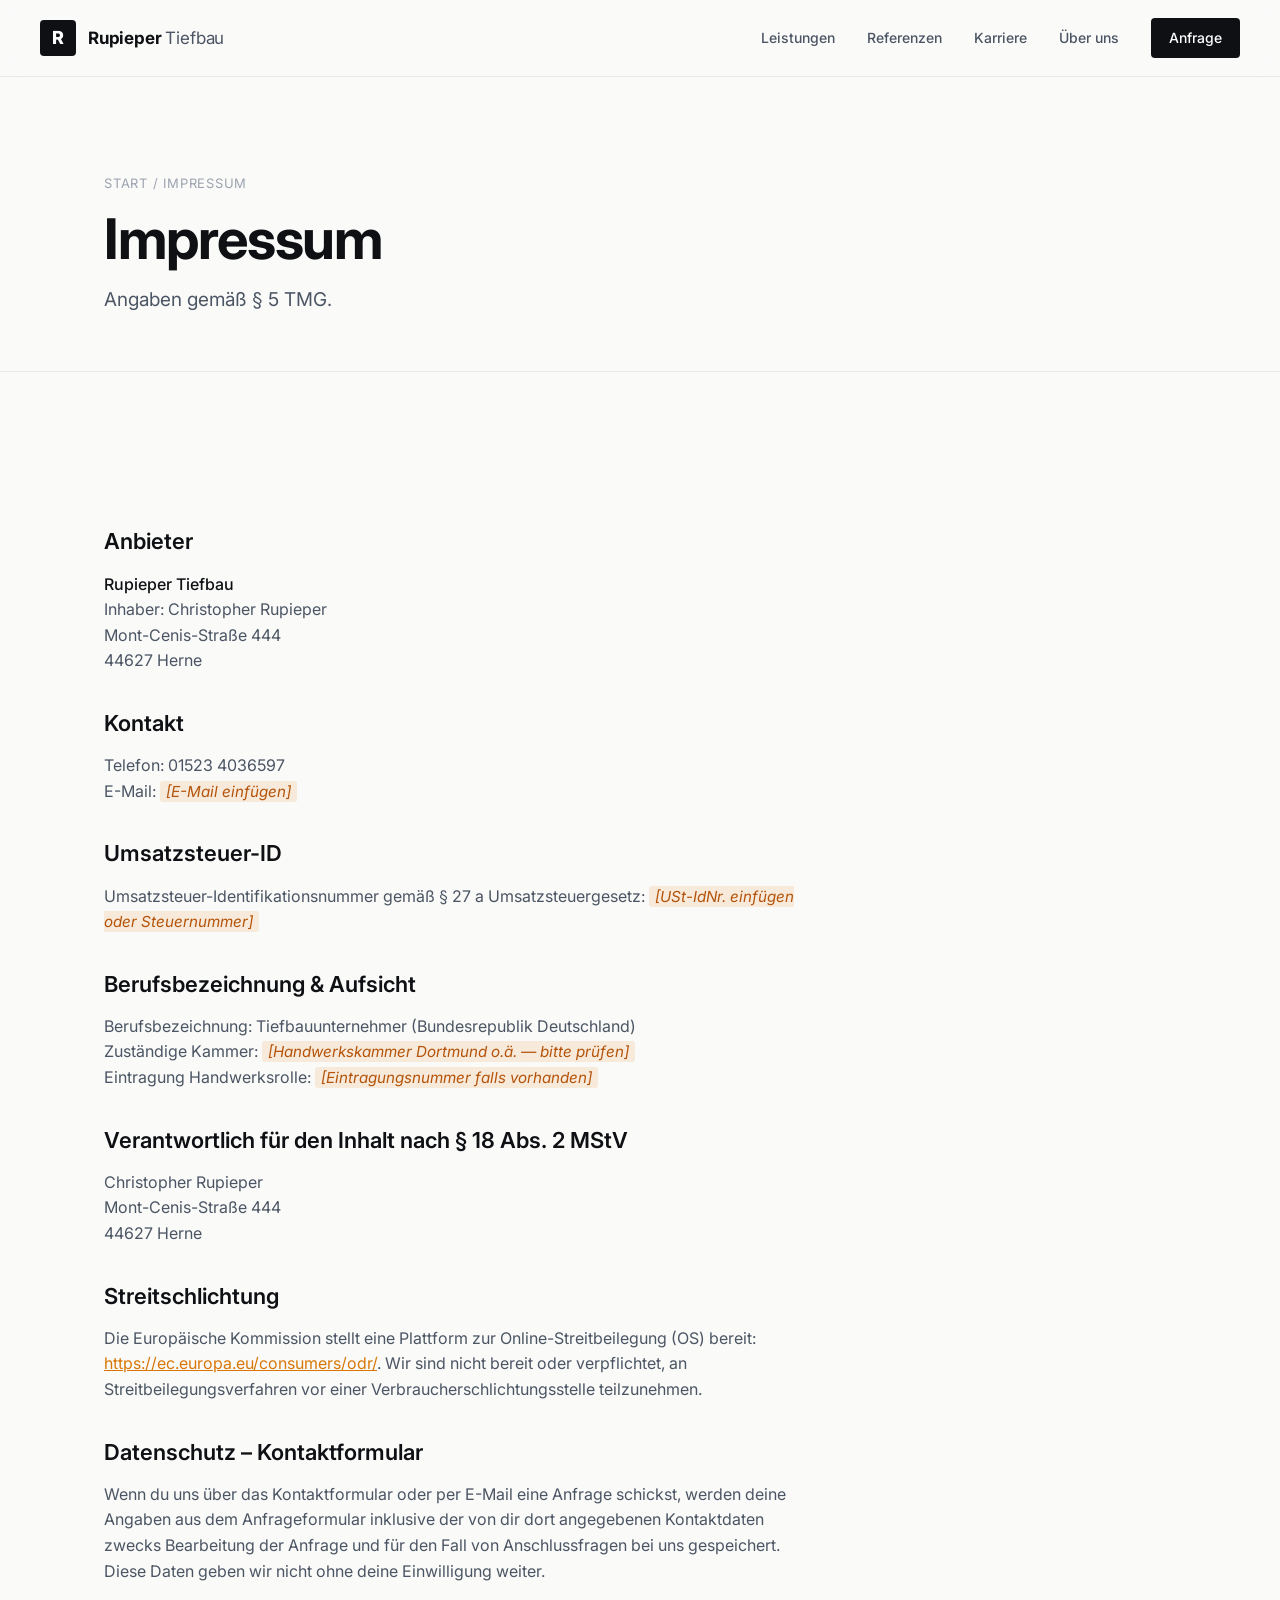
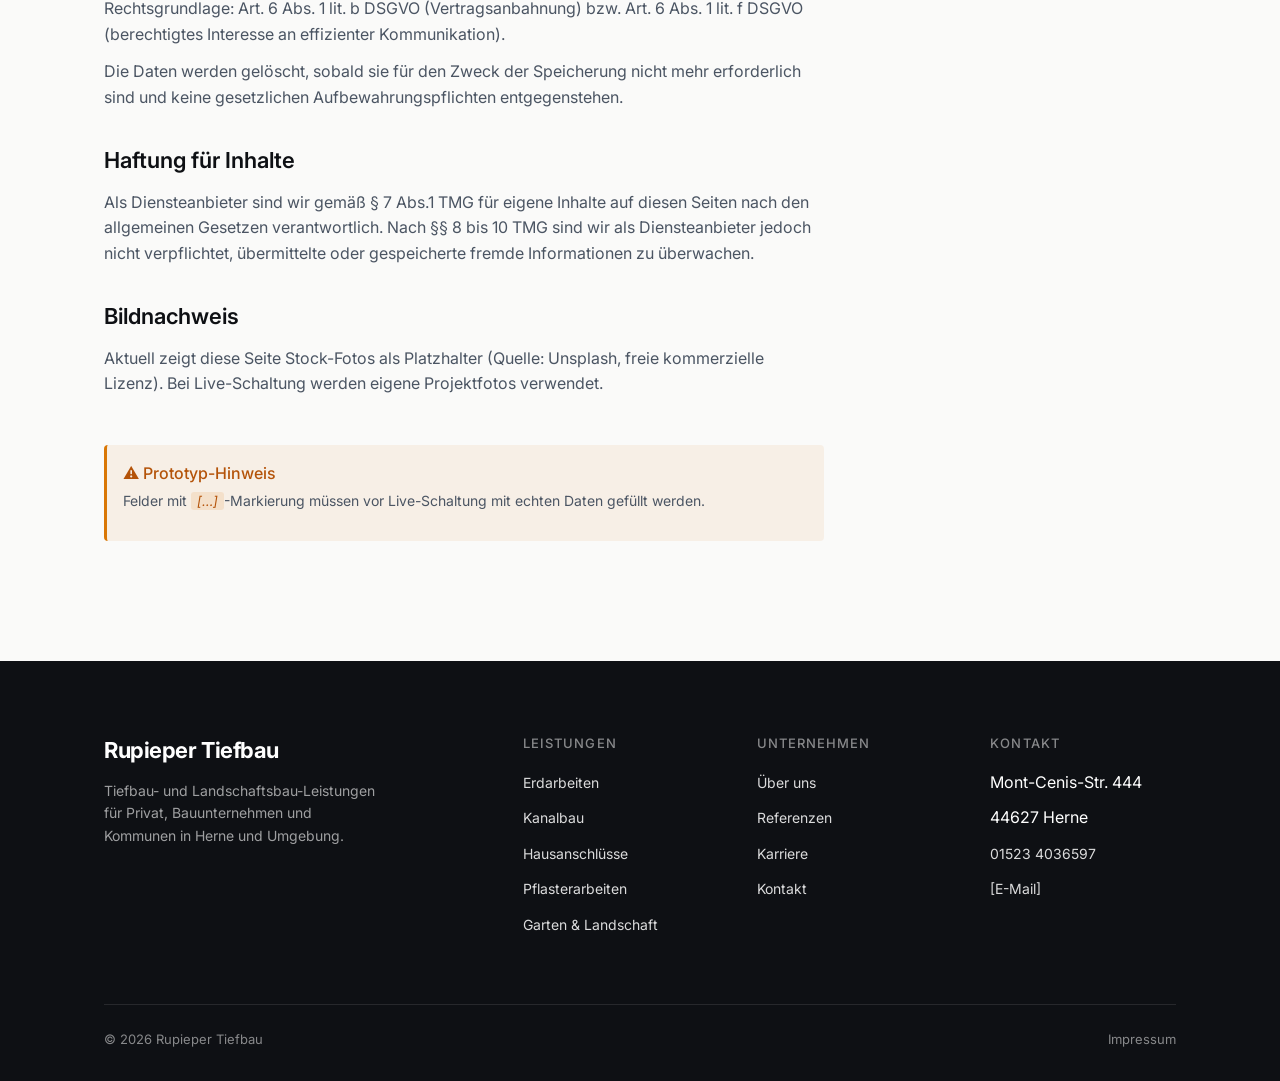
<file: impressum/index.html>
<!DOCTYPE html>
<html lang="de">
<head>
  <base href="../">
  <meta charset="UTF-8">
  <meta name="viewport" content="width=device-width, initial-scale=1.0">
  <title>Impressum · Rupieper Tiefbau</title>
  <meta name="robots" content="noindex, nofollow">
  <link rel="stylesheet" href="style.css">
</head>
<body>

<header class="nav">
  <div class="container nav-inner">
    <a href="." class="brand">
      <span class="brand-mark">R</span>
      <span>Rupieper <span style="font-weight:400;color:var(--c-text-soft)">Tiefbau</span></span>
    </a>
    <nav class="nav-links" id="nav-links">
      <a href="leistungen/">Leistungen</a>
      <a href="referenzen/">Referenzen</a>
      <a href="karriere/">Karriere</a>
      <a href="ueber-uns/">Über uns</a>
      <a href="kontakt/" class="nav-cta">Anfrage</a>
    </nav>
    <button class="menu-toggle" aria-label="Menü" onclick="document.getElementById('nav-links').classList.toggle('open')">☰</button>
  </div>
</header>


<section class="subhero">
  <div class="container">
    <div class="crumb"><a href=".">Start</a> / Impressum</div>
    <h1>Impressum</h1>
    <p>Angaben gemäß § 5 TMG.</p>
  </div>
</section>

<section class="section">
  <div class="container">
    <div class="legal">
      <h2>Anbieter</h2>
      <p>
        <strong>Rupieper Tiefbau</strong><br>
        Inhaber: Christopher Rupieper<br>
        Mont-Cenis-Straße 444<br>
        44627 Herne
      </p>

      <h2>Kontakt</h2>
      <p>
        Telefon: <a href="tel:+4915234036597">01523 4036597</a><br>
        E-Mail: <span class="placeholder">[E-Mail einfügen]</span>
      </p>

      <h2>Umsatzsteuer-ID</h2>
      <p>Umsatzsteuer-Identifikationsnummer gemäß § 27 a Umsatzsteuergesetz: <span class="placeholder">[USt-IdNr. einfügen oder Steuernummer]</span></p>

      <h2>Berufsbezeichnung &amp; Aufsicht</h2>
      <p>
        Berufsbezeichnung: Tiefbauunternehmer (Bundesrepublik Deutschland)<br>
        Zuständige Kammer: <span class="placeholder">[Handwerkskammer Dortmund o.ä. — bitte prüfen]</span><br>
        Eintragung Handwerksrolle: <span class="placeholder">[Eintragungsnummer falls vorhanden]</span>
      </p>

      <h2>Verantwortlich für den Inhalt nach § 18 Abs. 2 MStV</h2>
      <p>
        Christopher Rupieper<br>
        Mont-Cenis-Straße 444<br>
        44627 Herne
      </p>

      <h2>Streitschlichtung</h2>
      <p>Die Europäische Kommission stellt eine Plattform zur Online-Streitbeilegung (OS) bereit: <a href="https://ec.europa.eu/consumers/odr/" style="color:var(--c-accent);text-decoration:underline;">https://ec.europa.eu/consumers/odr/</a>. Wir sind nicht bereit oder verpflichtet, an Streitbeilegungsverfahren vor einer Verbraucherschlichtungsstelle teilzunehmen.</p>

      <h2>Datenschutz – Kontaktformular</h2>
      <p>Wenn du uns über das Kontaktformular oder per E-Mail eine Anfrage schickst, werden deine Angaben aus dem Anfrageformular inklusive der von dir dort angegebenen Kontaktdaten zwecks Bearbeitung der Anfrage und für den Fall von Anschlussfragen bei uns gespeichert. Diese Daten geben wir nicht ohne deine Einwilligung weiter.</p>
      <p>Rechtsgrundlage: Art. 6 Abs. 1 lit. b DSGVO (Vertragsanbahnung) bzw. Art. 6 Abs. 1 lit. f DSGVO (berechtigtes Interesse an effizienter Kommunikation).</p>
      <p>Die Daten werden gelöscht, sobald sie für den Zweck der Speicherung nicht mehr erforderlich sind und keine gesetzlichen Aufbewahrungspflichten entgegenstehen.</p>

      <h2>Haftung für Inhalte</h2>
      <p>Als Diensteanbieter sind wir gemäß § 7 Abs.1 TMG für eigene Inhalte auf diesen Seiten nach den allgemeinen Gesetzen verantwortlich. Nach §§ 8 bis 10 TMG sind wir als Diensteanbieter jedoch nicht verpflichtet, übermittelte oder gespeicherte fremde Informationen zu überwachen.</p>

      <h2>Bildnachweis</h2>
      <p>Aktuell zeigt diese Seite Stock-Fotos als Platzhalter (Quelle: Unsplash, freie kommerzielle Lizenz). Bei Live-Schaltung werden eigene Projektfotos verwendet.</p>

      <div style="margin-top:48px;padding:16px;background:rgba(217,119,6,0.08);border-radius:4px;border-left:3px solid var(--c-accent);">
        <strong style="color:var(--c-accent-hover);">⚠ Prototyp-Hinweis</strong>
        <p style="margin-top:4px;color:var(--c-text-soft);font-size:14px;">Felder mit <span class="placeholder">[…]</span>-Markierung müssen vor Live-Schaltung mit echten Daten gefüllt werden.</p>
      </div>
    </div>
  </div>
</section>

<footer class="footer">
  <div class="container">
    <div class="footer-grid">
      <div>
        <div class="footer-brand">Rupieper Tiefbau</div>
        <p class="footer-tag">Tiefbau- und Landschaftsbau-Leistungen für Privat, Bauunternehmen und Kommunen in Herne und Umgebung.</p>
      </div>
      <div class="footer-col">
        <h4>Leistungen</h4>
        <ul>
          <li><a href="leistungen/#erdarbeiten">Erdarbeiten</a></li>
          <li><a href="leistungen/#kanalbau">Kanalbau</a></li>
          <li><a href="leistungen/#hausanschluesse">Hausanschlüsse</a></li>
          <li><a href="leistungen/#pflaster">Pflasterarbeiten</a></li>
          <li><a href="leistungen/#galabau">Garten &amp; Landschaft</a></li>
        </ul>
      </div>
      <div class="footer-col">
        <h4>Unternehmen</h4>
        <ul>
          <li><a href="ueber-uns/">Über uns</a></li>
          <li><a href="referenzen/">Referenzen</a></li>
          <li><a href="karriere/">Karriere</a></li>
          <li><a href="kontakt/">Kontakt</a></li>
        </ul>
      </div>
      <div class="footer-col">
        <h4>Kontakt</h4>
        <ul>
          <li>Mont-Cenis-Str. 444</li>
          <li>44627 Herne</li>
          <li><a href="tel:+4915234036597">01523 4036597</a></li>
          <li><a href="mailto:[…]">[E-Mail]</a></li>
        </ul>
      </div>
    </div>
    <div class="footer-bottom">
      <div>© 2026 Rupieper Tiefbau</div>
      <div><a href="impressum/">Impressum</a></div>
    </div>
  </div>
</footer>


</body>
</html>
</file>
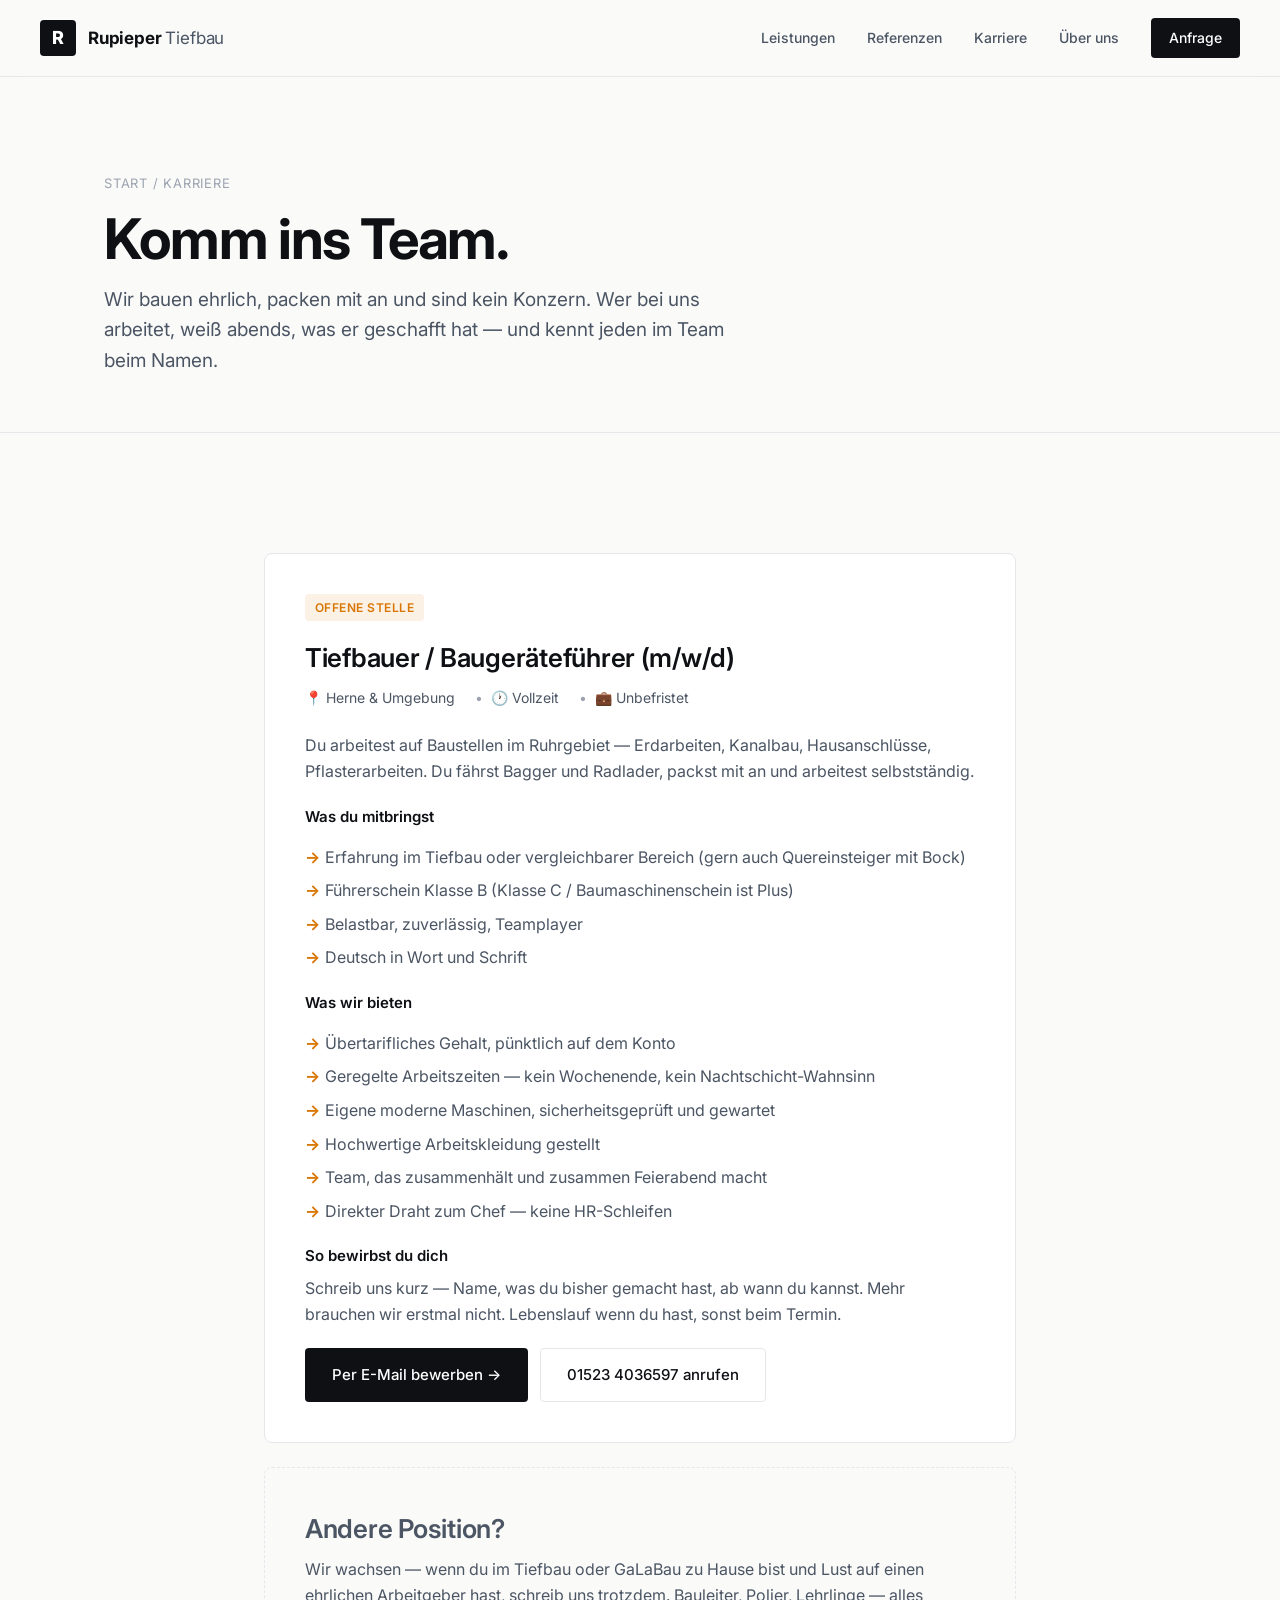
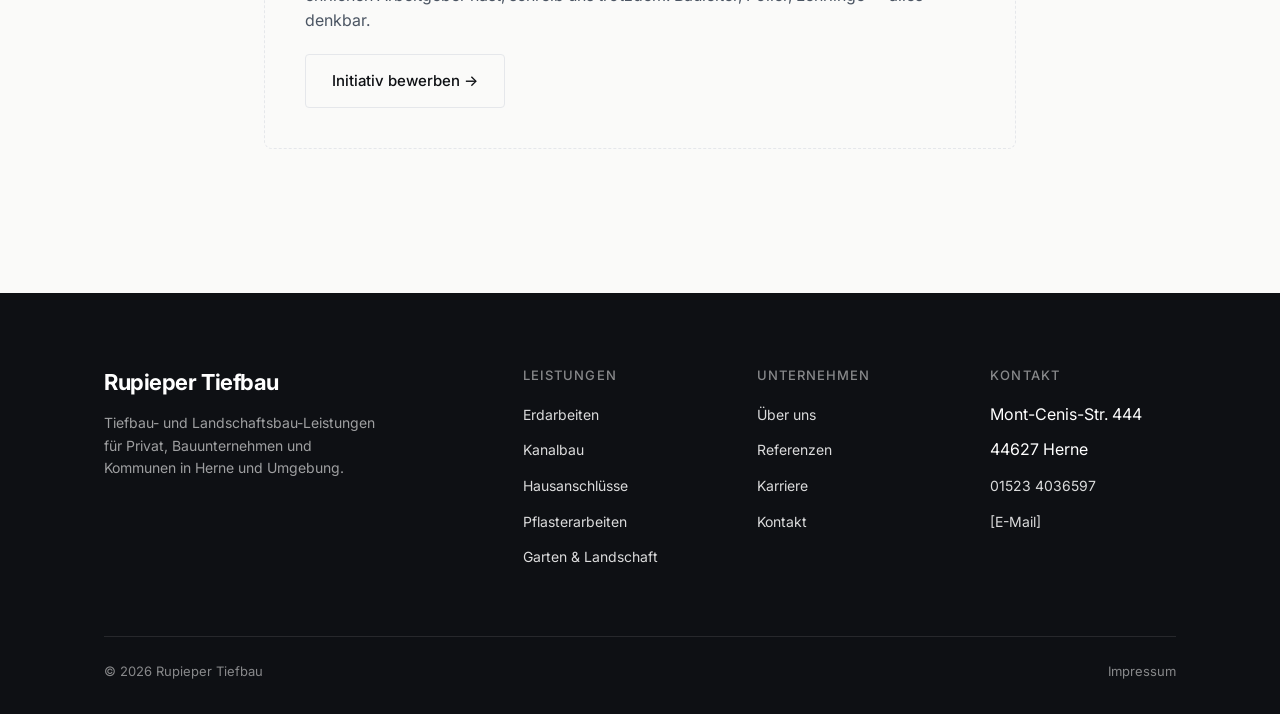
<file: karriere/index.html>
<!DOCTYPE html>
<html lang="de">
<head>
  <base href="../">
  <meta charset="UTF-8">
  <meta name="viewport" content="width=device-width, initial-scale=1.0">
  <title>Karriere · Rupieper Tiefbau</title>
  <meta name="description" content="Wir stellen ein: Tiefbauer, Baugeräteführer und Bauhelfer (m/w/d) für Rupieper Tiefbau in Herne. Faires Gehalt, ehrliches Team, geregelte Arbeitszeiten.">
  <meta name="robots" content="noindex, nofollow">
  <link rel="stylesheet" href="style.css">
  <script type="application/ld+json">
  {
    "@context": "https://schema.org",
    "@type": "JobPosting",
    "title": "Tiefbauer / Baugeräteführer (m/w/d)",
    "hiringOrganization": { "@type": "Organization", "name": "Rupieper Tiefbau" },
    "jobLocation": { "@type": "Place", "address": { "@type": "PostalAddress", "streetAddress": "Mont-Cenis-Straße 444", "postalCode": "44627", "addressLocality": "Herne", "addressCountry": "DE" } },
    "employmentType": "FULL_TIME",
    "datePosted": "2026-06-02",
    "description": "Wir suchen Verstärkung im Tiefbau-Team: Tiefbauer, Baugeräteführer und Bauhelfer (m/w/d)."
  }
  </script>
</head>
<body>

<header class="nav">
  <div class="container nav-inner">
    <a href="." class="brand">
      <span class="brand-mark">R</span>
      <span>Rupieper <span style="font-weight:400;color:var(--c-text-soft)">Tiefbau</span></span>
    </a>
    <nav class="nav-links" id="nav-links">
      <a href="leistungen/">Leistungen</a>
      <a href="referenzen/">Referenzen</a>
      <a href="karriere/">Karriere</a>
      <a href="ueber-uns/">Über uns</a>
      <a href="kontakt/" class="nav-cta">Anfrage</a>
    </nav>
    <button class="menu-toggle" aria-label="Menü" onclick="document.getElementById('nav-links').classList.toggle('open')">☰</button>
  </div>
</header>


<section class="subhero">
  <div class="container">
    <div class="crumb"><a href=".">Start</a> / Karriere</div>
    <h1>Komm ins Team.</h1>
    <p>Wir bauen ehrlich, packen mit an und sind kein Konzern. Wer bei uns arbeitet, weiß abends, was er geschafft hat — und kennt jeden im Team beim Namen.</p>
  </div>
</section>

<section class="section">
  <div class="container" style="max-width:880px;">

    <div class="job-card">
      <span class="job-tag">Offene Stelle</span>
      <h3>Tiefbauer / Baugeräteführer (m/w/d)</h3>
      <div class="job-meta">
        <span>📍 Herne &amp; Umgebung</span>
        <span>🕐 Vollzeit</span>
        <span>💼 Unbefristet</span>
      </div>
      <p class="text-soft">Du arbeitest auf Baustellen im Ruhrgebiet — Erdarbeiten, Kanalbau, Hausanschlüsse, Pflasterarbeiten. Du fährst Bagger und Radlader, packst mit an und arbeitest selbstständig.</p>

      <h4>Was du mitbringst</h4>
      <ul class="bullets">
        <li>Erfahrung im Tiefbau oder vergleichbarer Bereich (gern auch Quereinsteiger mit Bock)</li>
        <li>Führerschein Klasse B (Klasse C / Baumaschinenschein ist Plus)</li>
        <li>Belastbar, zuverlässig, Teamplayer</li>
        <li>Deutsch in Wort und Schrift</li>
      </ul>

      <h4>Was wir bieten</h4>
      <ul class="bullets">
        <li>Übertarifliches Gehalt, pünktlich auf dem Konto</li>
        <li>Geregelte Arbeitszeiten — kein Wochenende, kein Nachtschicht-Wahnsinn</li>
        <li>Eigene moderne Maschinen, sicherheitsgeprüft und gewartet</li>
        <li>Hochwertige Arbeitskleidung gestellt</li>
        <li>Team, das zusammenhält und zusammen Feierabend macht</li>
        <li>Direkter Draht zum Chef — keine HR-Schleifen</li>
      </ul>

      <h4>So bewirbst du dich</h4>
      <p class="text-soft" style="margin-bottom:20px;">Schreib uns kurz — Name, was du bisher gemacht hast, ab wann du kannst. Mehr brauchen wir erstmal nicht. Lebenslauf wenn du hast, sonst beim Termin.</p>
      <a href="mailto:[…]?subject=Bewerbung%20Tiefbauer" class="btn btn-primary">Per E-Mail bewerben →</a>
      <a href="tel:+4915234036597" class="btn btn-outline" style="margin-left:8px;">01523 4036597 anrufen</a>
    </div>

    <div class="job-card" style="background:transparent;border-style:dashed;">
      <h3 style="color:var(--c-text-soft)">Andere Position?</h3>
      <p class="text-soft">Wir wachsen — wenn du im Tiefbau oder GaLaBau zu Hause bist und Lust auf einen ehrlichen Arbeitgeber hast, schreib uns trotzdem. Bauleiter, Polier, Lehrlinge — alles denkbar.</p>
      <div style="margin-top:20px;">
        <a href="kontakt/" class="btn btn-outline">Initiativ bewerben →</a>
      </div>
    </div>

  </div>
</section>

<footer class="footer">
  <div class="container">
    <div class="footer-grid">
      <div>
        <div class="footer-brand">Rupieper Tiefbau</div>
        <p class="footer-tag">Tiefbau- und Landschaftsbau-Leistungen für Privat, Bauunternehmen und Kommunen in Herne und Umgebung.</p>
      </div>
      <div class="footer-col">
        <h4>Leistungen</h4>
        <ul>
          <li><a href="leistungen/#erdarbeiten">Erdarbeiten</a></li>
          <li><a href="leistungen/#kanalbau">Kanalbau</a></li>
          <li><a href="leistungen/#hausanschluesse">Hausanschlüsse</a></li>
          <li><a href="leistungen/#pflaster">Pflasterarbeiten</a></li>
          <li><a href="leistungen/#galabau">Garten &amp; Landschaft</a></li>
        </ul>
      </div>
      <div class="footer-col">
        <h4>Unternehmen</h4>
        <ul>
          <li><a href="ueber-uns/">Über uns</a></li>
          <li><a href="referenzen/">Referenzen</a></li>
          <li><a href="karriere/">Karriere</a></li>
          <li><a href="kontakt/">Kontakt</a></li>
        </ul>
      </div>
      <div class="footer-col">
        <h4>Kontakt</h4>
        <ul>
          <li>Mont-Cenis-Str. 444</li>
          <li>44627 Herne</li>
          <li><a href="tel:+4915234036597">01523 4036597</a></li>
          <li><a href="mailto:[…]">[E-Mail]</a></li>
        </ul>
      </div>
    </div>
    <div class="footer-bottom">
      <div>© 2026 Rupieper Tiefbau</div>
      <div><a href="impressum/">Impressum</a></div>
    </div>
  </div>
</footer>


</body>
</html>
</file>
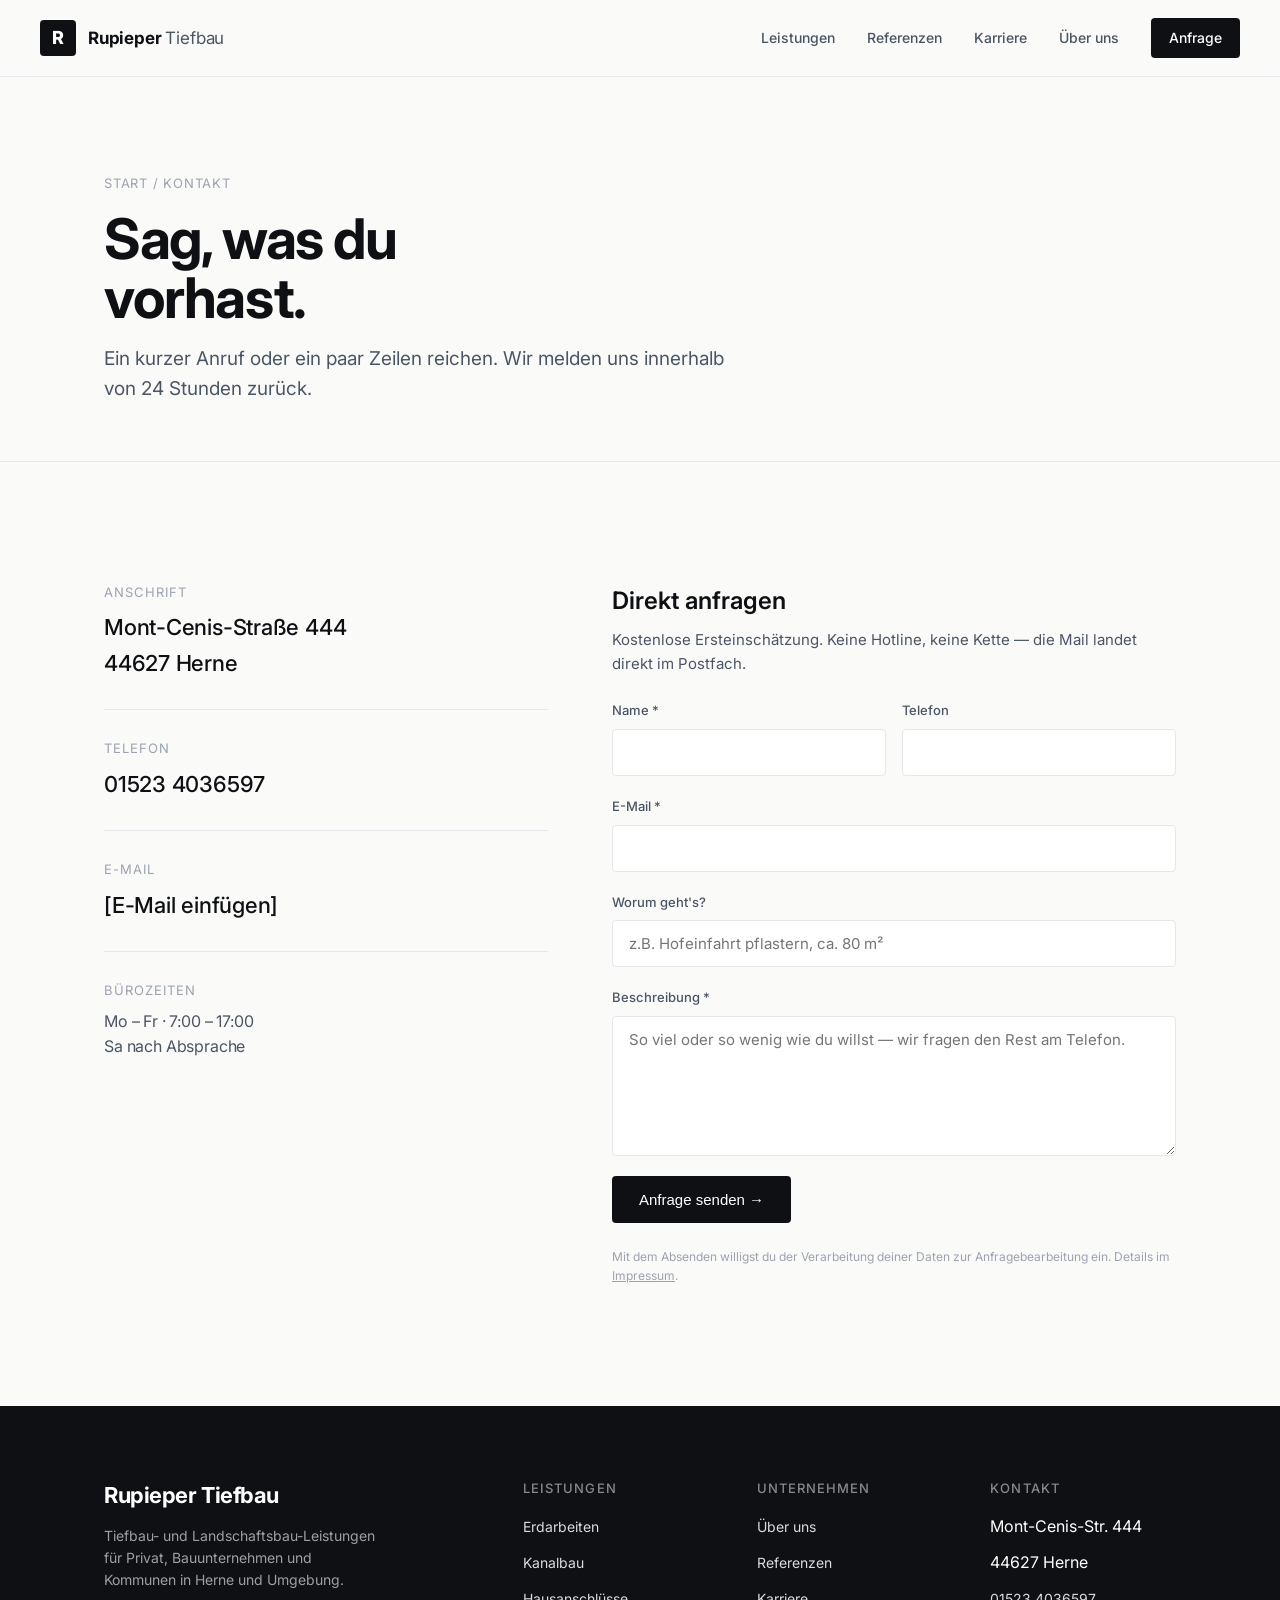
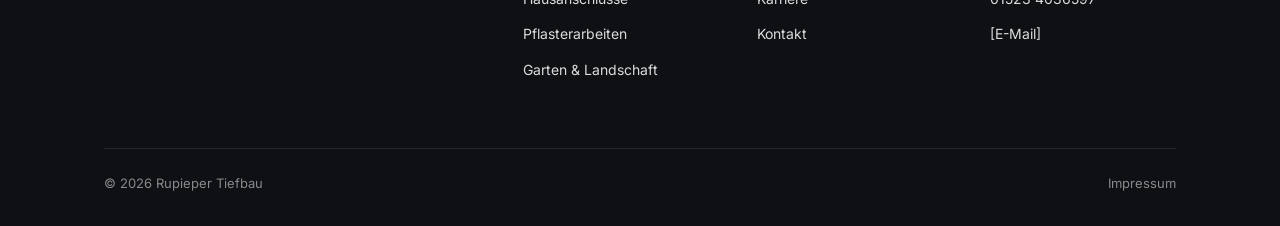
<file: kontakt/index.html>
<!DOCTYPE html>
<html lang="de">
<head>
  <base href="../">
  <meta charset="UTF-8">
  <meta name="viewport" content="width=device-width, initial-scale=1.0">
  <title>Kontakt · Rupieper Tiefbau</title>
  <meta name="description" content="Rupieper Tiefbau in Herne kontaktieren — Telefon 01523 4036597, Anschrift, Kontaktformular für unverbindliche Anfragen.">
  <meta name="robots" content="noindex, nofollow">
  <link rel="stylesheet" href="style.css">
</head>
<body>

<header class="nav">
  <div class="container nav-inner">
    <a href="." class="brand">
      <span class="brand-mark">R</span>
      <span>Rupieper <span style="font-weight:400;color:var(--c-text-soft)">Tiefbau</span></span>
    </a>
    <nav class="nav-links" id="nav-links">
      <a href="leistungen/">Leistungen</a>
      <a href="referenzen/">Referenzen</a>
      <a href="karriere/">Karriere</a>
      <a href="ueber-uns/">Über uns</a>
      <a href="kontakt/" class="nav-cta">Anfrage</a>
    </nav>
    <button class="menu-toggle" aria-label="Menü" onclick="document.getElementById('nav-links').classList.toggle('open')">☰</button>
  </div>
</header>


<section class="subhero">
  <div class="container">
    <div class="crumb"><a href=".">Start</a> / Kontakt</div>
    <h1>Sag, was du<br>vorhast.</h1>
    <p>Ein kurzer Anruf oder ein paar Zeilen reichen. Wir melden uns innerhalb von 24 Stunden zurück.</p>
  </div>
</section>

<section class="section">
  <div class="container">
    <div class="contact-grid">
      <div>
        <div class="contact-card"><div class="contact-card-label">Anschrift</div><div class="contact-card-value">Mont-Cenis-Straße 444<br>44627 Herne</div></div>
        <div class="contact-card"><div class="contact-card-label">Telefon</div><div class="contact-card-value"><a href="tel:+4915234036597">01523 4036597</a></div></div>
        <div class="contact-card"><div class="contact-card-label">E-Mail</div><div class="contact-card-value"><a href="mailto:[…]">[E-Mail einfügen]</a></div></div>
        <div class="contact-card">
          <div class="contact-card-label">Bürozeiten</div>
          <div class="contact-card-value" style="font-size:16px;font-weight:400;color:var(--c-text-soft);">
            Mo – Fr · 7:00 – 17:00<br>
            Sa nach Absprache
          </div>
        </div>
      </div>

      <div>
        <h2 style="font-size:24px;font-weight:600;margin-bottom:8px;">Direkt anfragen</h2>
        <p style="color:var(--c-text-soft);margin-bottom:24px;font-size:15px;">Kostenlose Ersteinschätzung. Keine Hotline, keine Kette — die Mail landet direkt im Postfach.</p>
        <form class="form" onsubmit="event.preventDefault();alert('Prototyp — Formular noch nicht angebunden. Vor Live-Schaltung wird die Mail-Weiterleitung eingerichtet.');">
          <div class="form-row">
            <div class="form-group">
              <label for="f-name">Name *</label>
              <input id="f-name" type="text" required>
            </div>
            <div class="form-group">
              <label for="f-phone">Telefon</label>
              <input id="f-phone" type="tel">
            </div>
          </div>
          <div class="form-group">
            <label for="f-mail">E-Mail *</label>
            <input id="f-mail" type="email" required>
          </div>
          <div class="form-group">
            <label for="f-subject">Worum geht's?</label>
            <input id="f-subject" type="text" placeholder="z.B. Hofeinfahrt pflastern, ca. 80 m²">
          </div>
          <div class="form-group">
            <label for="f-msg">Beschreibung *</label>
            <textarea id="f-msg" required placeholder="So viel oder so wenig wie du willst — wir fragen den Rest am Telefon."></textarea>
          </div>
          <button type="submit" class="btn btn-primary form-submit">Anfrage senden →</button>
          <p style="font-size:12px;color:var(--c-text-muted);margin-top:4px;">Mit dem Absenden willigst du der Verarbeitung deiner Daten zur Anfragebearbeitung ein. Details im <a href="impressum/" style="text-decoration:underline;">Impressum</a>.</p>
        </form>
      </div>
    </div>
  </div>
</section>

<footer class="footer">
  <div class="container">
    <div class="footer-grid">
      <div>
        <div class="footer-brand">Rupieper Tiefbau</div>
        <p class="footer-tag">Tiefbau- und Landschaftsbau-Leistungen für Privat, Bauunternehmen und Kommunen in Herne und Umgebung.</p>
      </div>
      <div class="footer-col">
        <h4>Leistungen</h4>
        <ul>
          <li><a href="leistungen/#erdarbeiten">Erdarbeiten</a></li>
          <li><a href="leistungen/#kanalbau">Kanalbau</a></li>
          <li><a href="leistungen/#hausanschluesse">Hausanschlüsse</a></li>
          <li><a href="leistungen/#pflaster">Pflasterarbeiten</a></li>
          <li><a href="leistungen/#galabau">Garten &amp; Landschaft</a></li>
        </ul>
      </div>
      <div class="footer-col">
        <h4>Unternehmen</h4>
        <ul>
          <li><a href="ueber-uns/">Über uns</a></li>
          <li><a href="referenzen/">Referenzen</a></li>
          <li><a href="karriere/">Karriere</a></li>
          <li><a href="kontakt/">Kontakt</a></li>
        </ul>
      </div>
      <div class="footer-col">
        <h4>Kontakt</h4>
        <ul>
          <li>Mont-Cenis-Str. 444</li>
          <li>44627 Herne</li>
          <li><a href="tel:+4915234036597">01523 4036597</a></li>
          <li><a href="mailto:[…]">[E-Mail]</a></li>
        </ul>
      </div>
    </div>
    <div class="footer-bottom">
      <div>© 2026 Rupieper Tiefbau</div>
      <div><a href="impressum/">Impressum</a></div>
    </div>
  </div>
</footer>


</body>
</html>
</file>
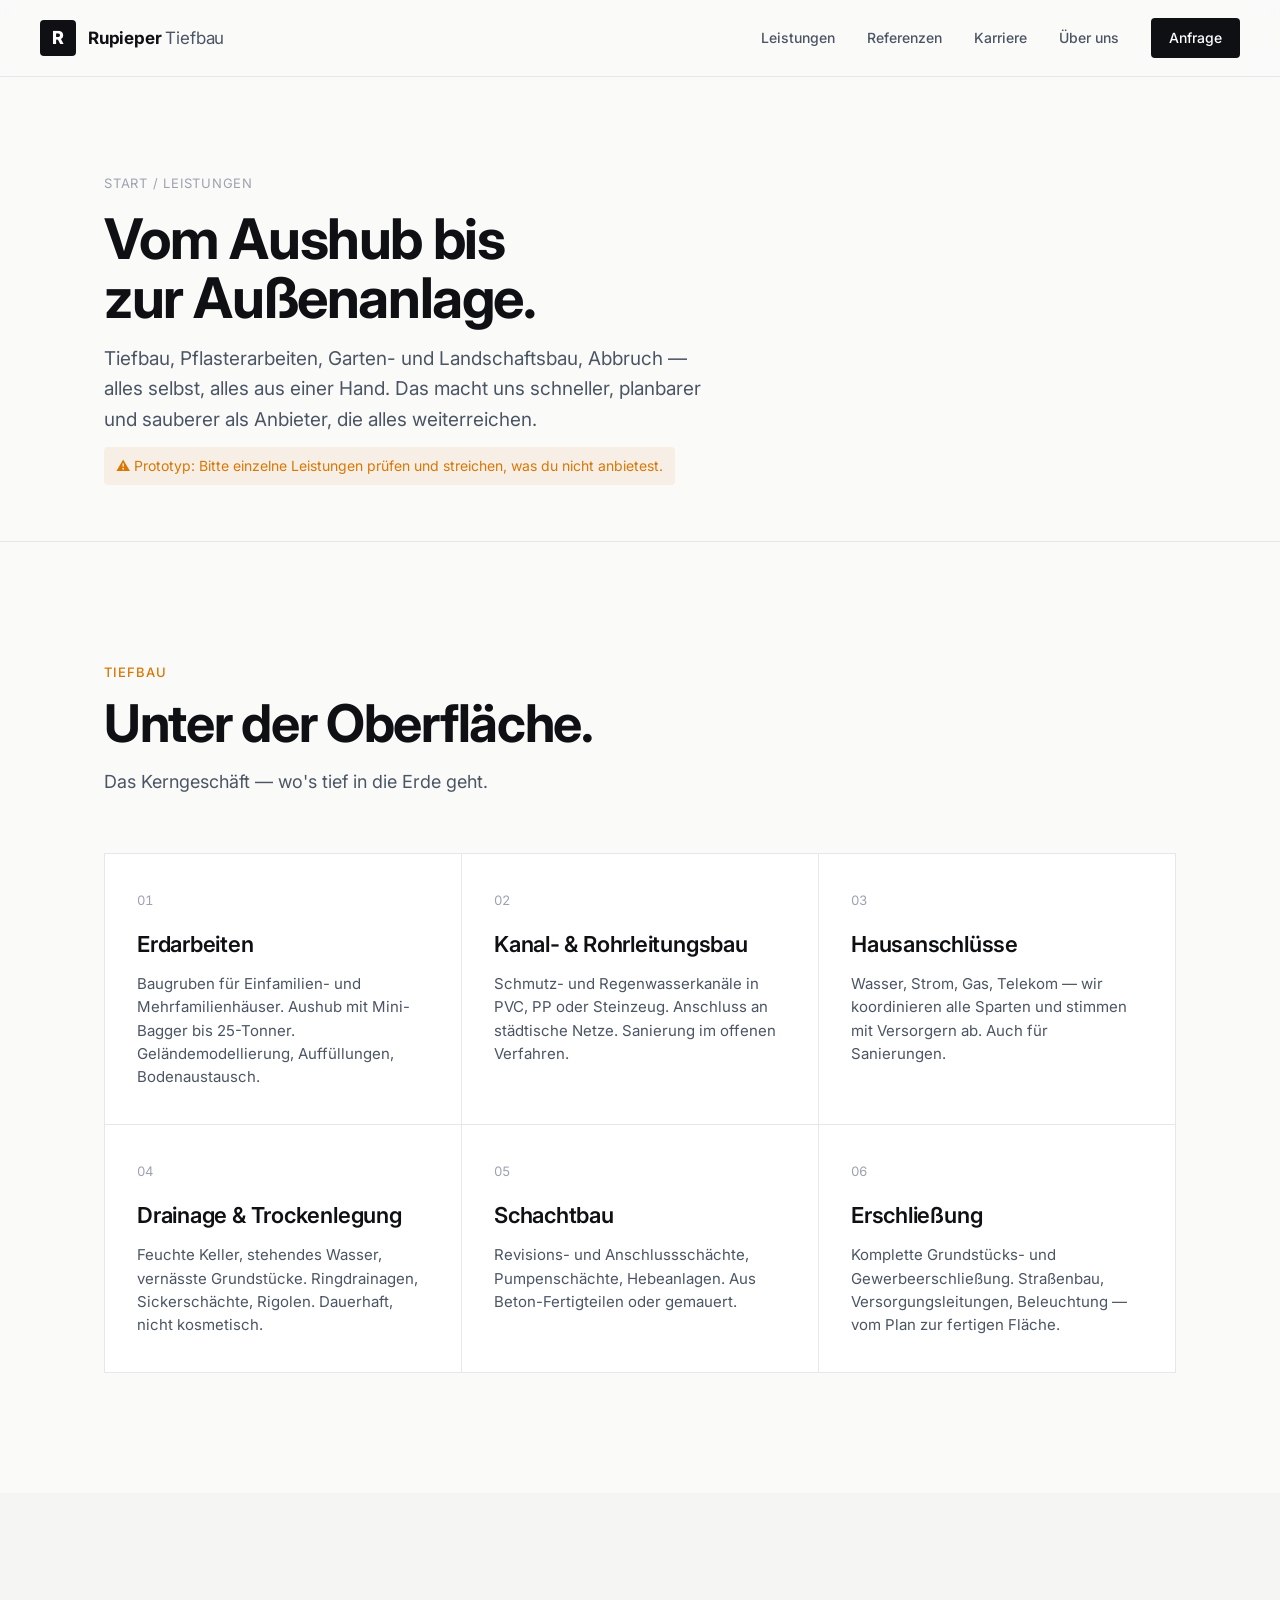
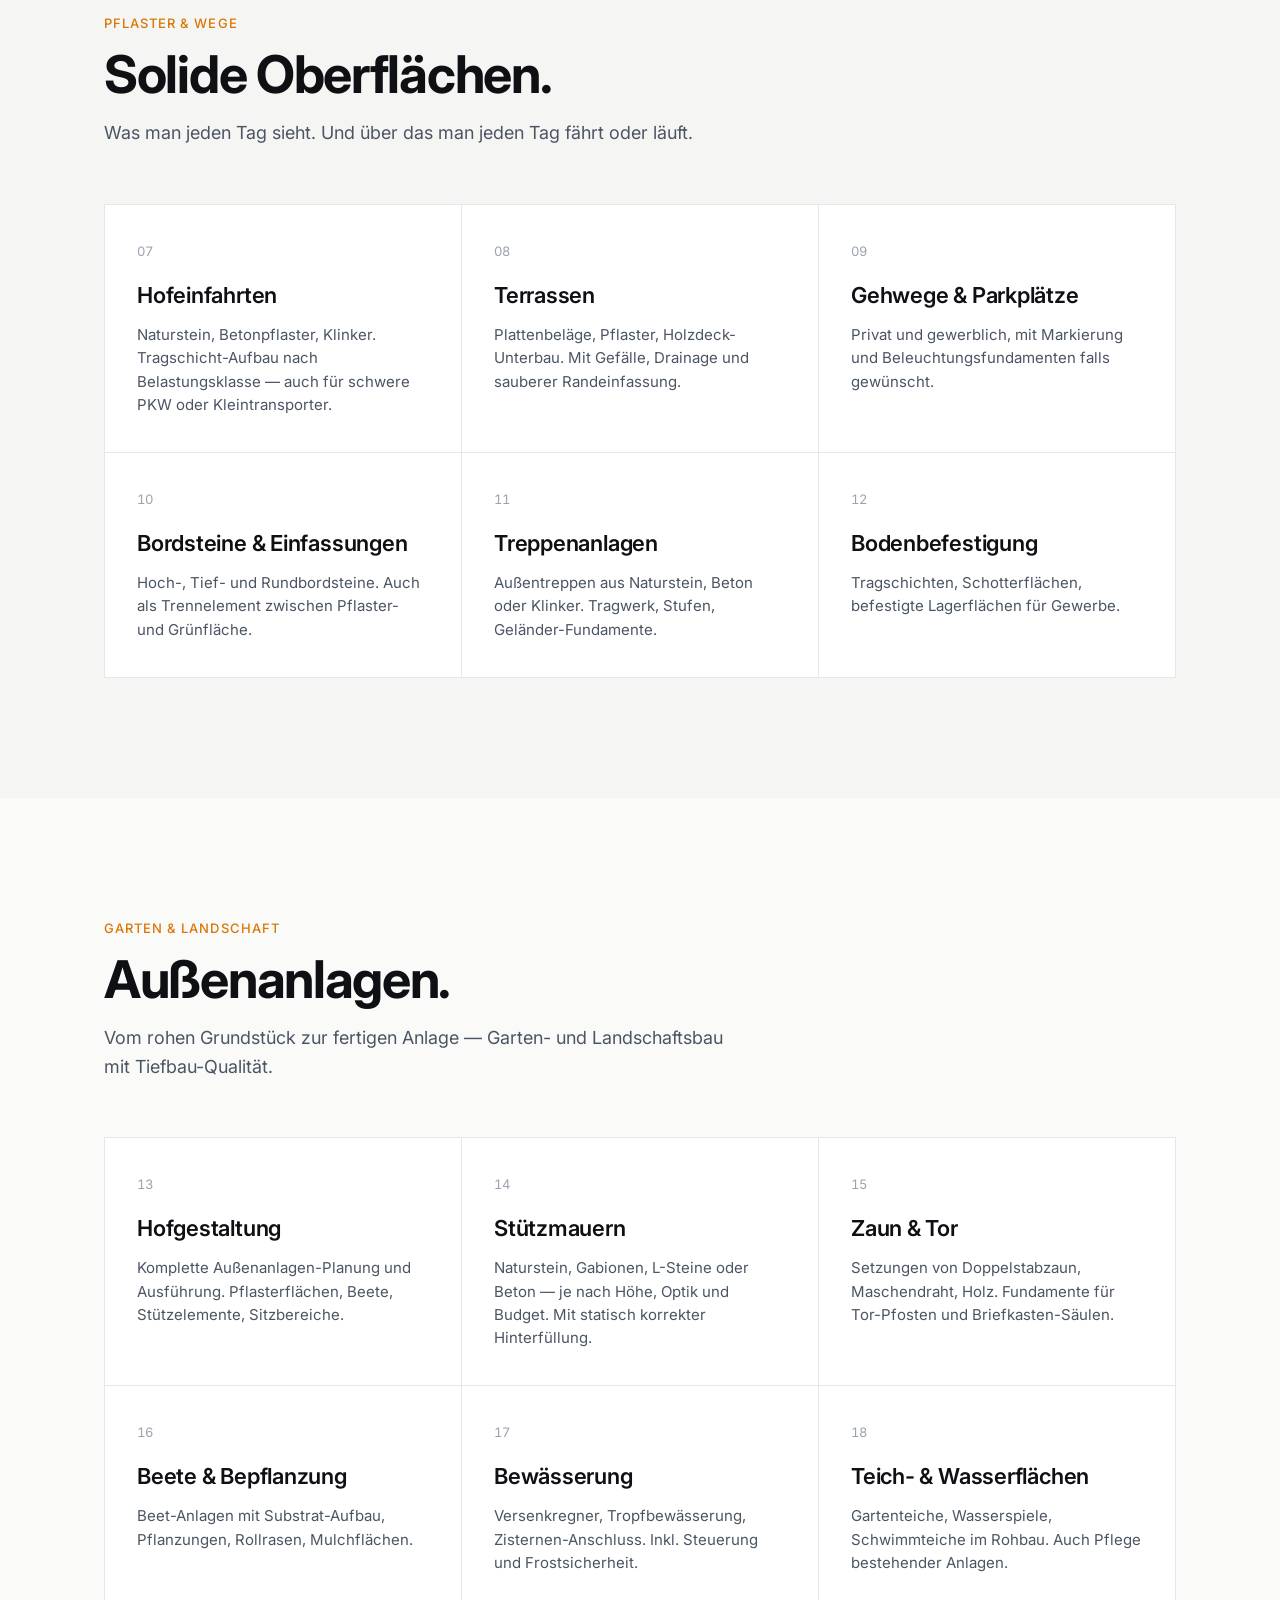
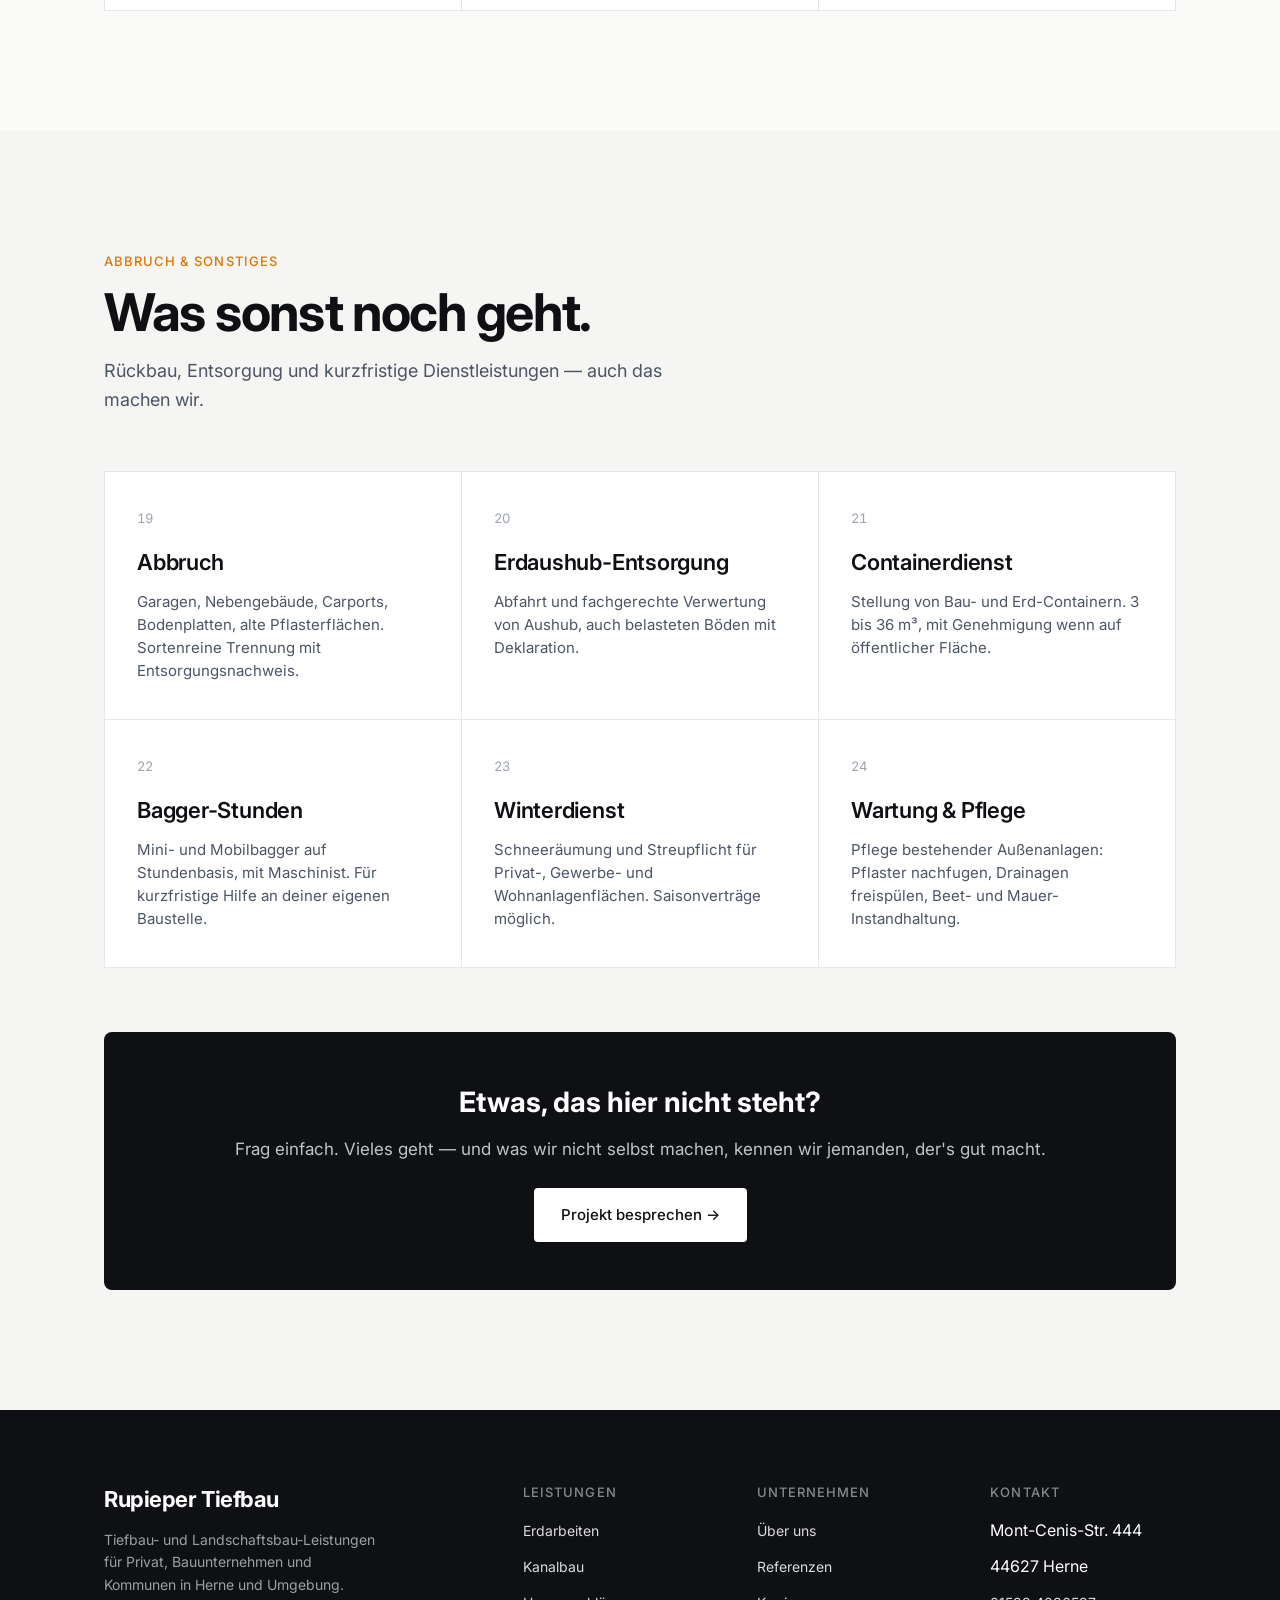
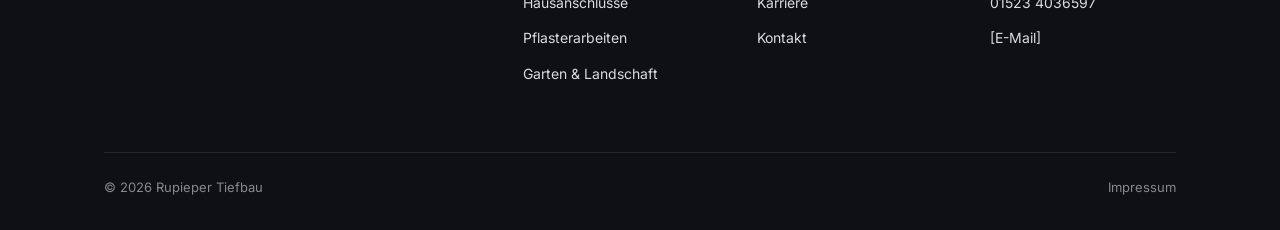
<file: leistungen/index.html>
<!DOCTYPE html>
<html lang="de">
<head>
  <base href="../">
  <meta charset="UTF-8">
  <meta name="viewport" content="width=device-width, initial-scale=1.0">
  <title>Leistungen · Rupieper Tiefbau</title>
  <meta name="description" content="Tiefbau, Pflasterarbeiten, Garten- und Landschaftsbau, Abbruch — das volle Leistungsspektrum von Rupieper Tiefbau in Herne und Umgebung.">
  <meta name="robots" content="noindex, nofollow">
  <link rel="stylesheet" href="style.css">
</head>
<body>

<header class="nav">
  <div class="container nav-inner">
    <a href="." class="brand">
      <span class="brand-mark">R</span>
      <span>Rupieper <span style="font-weight:400;color:var(--c-text-soft)">Tiefbau</span></span>
    </a>
    <nav class="nav-links" id="nav-links">
      <a href="leistungen/">Leistungen</a>
      <a href="referenzen/">Referenzen</a>
      <a href="karriere/">Karriere</a>
      <a href="ueber-uns/">Über uns</a>
      <a href="kontakt/" class="nav-cta">Anfrage</a>
    </nav>
    <button class="menu-toggle" aria-label="Menü" onclick="document.getElementById('nav-links').classList.toggle('open')">☰</button>
  </div>
</header>


<section class="subhero">
  <div class="container">
    <div class="crumb"><a href=".">Start</a> / Leistungen</div>
    <h1>Vom Aushub bis<br>zur Außenanlage.</h1>
    <p>Tiefbau, Pflasterarbeiten, Garten- und Landschaftsbau, Abbruch — alles selbst, alles aus einer Hand. Das macht uns schneller, planbarer und sauberer als Anbieter, die alles weiterreichen.</p>
    <p style="margin-top:12px;font-size:14px;color:var(--c-accent);background:rgba(217,119,6,0.08);padding:8px 12px;border-radius:4px;display:inline-block;">⚠ Prototyp: Bitte einzelne Leistungen prüfen und streichen, was du nicht anbietest.</p>
  </div>
</section>

<!-- Tiefbau -->
<section class="section">
  <div class="container">
    <div class="section-eyebrow">Tiefbau</div>
    <h2 class="section-title">Unter der Oberfläche.</h2>
    <p class="section-sub">Das Kerngeschäft — wo's tief in die Erde geht.</p>
    <div class="service-grid">
      <div class="service" id="erdarbeiten"><div class="service-num">01</div><h3>Erdarbeiten</h3><p>Baugruben für Einfamilien- und Mehrfamilienhäuser. Aushub mit Mini-Bagger bis 25-Tonner. Geländemodellierung, Auffüllungen, Bodenaustausch.</p></div>
      <div class="service" id="kanalbau"><div class="service-num">02</div><h3>Kanal- &amp; Rohrleitungsbau</h3><p>Schmutz- und Regenwasserkanäle in PVC, PP oder Steinzeug. Anschluss an städtische Netze. Sanierung im offenen Verfahren.</p></div>
      <div class="service" id="hausanschluesse"><div class="service-num">03</div><h3>Hausanschlüsse</h3><p>Wasser, Strom, Gas, Telekom — wir koordinieren alle Sparten und stimmen mit Versorgern ab. Auch für Sanierungen.</p></div>
      <div class="service" id="drainage"><div class="service-num">04</div><h3>Drainage &amp; Trockenlegung</h3><p>Feuchte Keller, stehendes Wasser, vernässte Grundstücke. Ringdrainagen, Sickerschächte, Rigolen. Dauerhaft, nicht kosmetisch.</p></div>
      <div class="service" id="schachtbau"><div class="service-num">05</div><h3>Schachtbau</h3><p>Revisions- und Anschlussschächte, Pumpenschächte, Hebeanlagen. Aus Beton-Fertigteilen oder gemauert.</p></div>
      <div class="service" id="erschliessung"><div class="service-num">06</div><h3>Erschließung</h3><p>Komplette Grundstücks- und Gewerbeerschließung. Straßenbau, Versorgungsleitungen, Beleuchtung — vom Plan zur fertigen Fläche.</p></div>
    </div>
  </div>
</section>

<!-- Pflaster & Wege -->
<section class="section" style="background:#f5f5f4;">
  <div class="container">
    <div class="section-eyebrow">Pflaster &amp; Wege</div>
    <h2 class="section-title">Solide Oberflächen.</h2>
    <p class="section-sub">Was man jeden Tag sieht. Und über das man jeden Tag fährt oder läuft.</p>
    <div class="service-grid">
      <div class="service" id="pflaster"><div class="service-num">07</div><h3>Hofeinfahrten</h3><p>Naturstein, Betonpflaster, Klinker. Tragschicht-Aufbau nach Belastungsklasse — auch für schwere PKW oder Kleintransporter.</p></div>
      <div class="service"><div class="service-num">08</div><h3>Terrassen</h3><p>Plattenbeläge, Pflaster, Holzdeck-Unterbau. Mit Gefälle, Drainage und sauberer Randeinfassung.</p></div>
      <div class="service"><div class="service-num">09</div><h3>Gehwege &amp; Parkplätze</h3><p>Privat und gewerblich, mit Markierung und Beleuchtungsfundamenten falls gewünscht.</p></div>
      <div class="service"><div class="service-num">10</div><h3>Bordsteine &amp; Einfassungen</h3><p>Hoch-, Tief- und Rundbordsteine. Auch als Trennelement zwischen Pflaster- und Grünfläche.</p></div>
      <div class="service"><div class="service-num">11</div><h3>Treppenanlagen</h3><p>Außentreppen aus Naturstein, Beton oder Klinker. Tragwerk, Stufen, Geländer-Fundamente.</p></div>
      <div class="service"><div class="service-num">12</div><h3>Bodenbefestigung</h3><p>Tragschichten, Schotterflächen, befestigte Lagerflächen für Gewerbe.</p></div>
    </div>
  </div>
</section>

<!-- Garten & Landschaft -->
<section class="section">
  <div class="container">
    <div class="section-eyebrow">Garten &amp; Landschaft</div>
    <h2 class="section-title" id="galabau">Außenanlagen.</h2>
    <p class="section-sub">Vom rohen Grundstück zur fertigen Anlage — Garten- und Landschaftsbau mit Tiefbau-Qualität.</p>
    <div class="service-grid">
      <div class="service"><div class="service-num">13</div><h3>Hofgestaltung</h3><p>Komplette Außenanlagen-Planung und Ausführung. Pflasterflächen, Beete, Stützelemente, Sitzbereiche.</p></div>
      <div class="service"><div class="service-num">14</div><h3>Stützmauern</h3><p>Naturstein, Gabionen, L-Steine oder Beton — je nach Höhe, Optik und Budget. Mit statisch korrekter Hinterfüllung.</p></div>
      <div class="service"><div class="service-num">15</div><h3>Zaun &amp; Tor</h3><p>Setzungen von Doppelstabzaun, Maschendraht, Holz. Fundamente für Tor-Pfosten und Briefkasten-Säulen.</p></div>
      <div class="service"><div class="service-num">16</div><h3>Beete &amp; Bepflanzung</h3><p>Beet-Anlagen mit Substrat-Aufbau, Pflanzungen, Rollrasen, Mulchflächen.</p></div>
      <div class="service"><div class="service-num">17</div><h3>Bewässerung</h3><p>Versenkregner, Tropfbewässerung, Zisternen-Anschluss. Inkl. Steuerung und Frostsicherheit.</p></div>
      <div class="service"><div class="service-num">18</div><h3>Teich- &amp; Wasserflächen</h3><p>Gartenteiche, Wasserspiele, Schwimmteiche im Rohbau. Auch Pflege bestehender Anlagen.</p></div>
    </div>
  </div>
</section>

<!-- Abbruch & Sonstiges -->
<section class="section" style="background:#f5f5f4;">
  <div class="container">
    <div class="section-eyebrow">Abbruch &amp; Sonstiges</div>
    <h2 class="section-title">Was sonst noch geht.</h2>
    <p class="section-sub">Rückbau, Entsorgung und kurzfristige Dienstleistungen — auch das machen wir.</p>
    <div class="service-grid">
      <div class="service" id="abbruch"><div class="service-num">19</div><h3>Abbruch</h3><p>Garagen, Nebengebäude, Carports, Bodenplatten, alte Pflasterflächen. Sortenreine Trennung mit Entsorgungsnachweis.</p></div>
      <div class="service"><div class="service-num">20</div><h3>Erdaushub-Entsorgung</h3><p>Abfahrt und fachgerechte Verwertung von Aushub, auch belasteten Böden mit Deklaration.</p></div>
      <div class="service"><div class="service-num">21</div><h3>Containerdienst</h3><p>Stellung von Bau- und Erd-Containern. 3 bis 36 m³, mit Genehmigung wenn auf öffentlicher Fläche.</p></div>
      <div class="service"><div class="service-num">22</div><h3>Bagger-Stunden</h3><p>Mini- und Mobilbagger auf Stundenbasis, mit Maschinist. Für kurzfristige Hilfe an deiner eigenen Baustelle.</p></div>
      <div class="service"><div class="service-num">23</div><h3>Winterdienst</h3><p>Schneeräumung und Streupflicht für Privat-, Gewerbe- und Wohnanlagenflächen. Saisonverträge möglich.</p></div>
      <div class="service"><div class="service-num">24</div><h3>Wartung &amp; Pflege</h3><p>Pflege bestehender Außenanlagen: Pflaster nachfugen, Drainagen freispülen, Beet- und Mauer-Instandhaltung.</p></div>
    </div>

    <div style="margin-top:64px;padding:48px;background:var(--c-dark);color:white;border-radius:8px;text-align:center;">
      <h3 style="font-size:28px;margin-bottom:12px;">Etwas, das hier nicht steht?</h3>
      <p style="color:rgba(255,255,255,0.75);margin-bottom:24px;font-size:17px;">Frag einfach. Vieles geht — und was wir nicht selbst machen, kennen wir jemanden, der's gut macht.</p>
      <a href="kontakt/" class="btn btn-light">Projekt besprechen →</a>
    </div>
  </div>
</section>

<footer class="footer">
  <div class="container">
    <div class="footer-grid">
      <div>
        <div class="footer-brand">Rupieper Tiefbau</div>
        <p class="footer-tag">Tiefbau- und Landschaftsbau-Leistungen für Privat, Bauunternehmen und Kommunen in Herne und Umgebung.</p>
      </div>
      <div class="footer-col">
        <h4>Leistungen</h4>
        <ul>
          <li><a href="leistungen/#erdarbeiten">Erdarbeiten</a></li>
          <li><a href="leistungen/#kanalbau">Kanalbau</a></li>
          <li><a href="leistungen/#hausanschluesse">Hausanschlüsse</a></li>
          <li><a href="leistungen/#pflaster">Pflasterarbeiten</a></li>
          <li><a href="leistungen/#galabau">Garten &amp; Landschaft</a></li>
        </ul>
      </div>
      <div class="footer-col">
        <h4>Unternehmen</h4>
        <ul>
          <li><a href="ueber-uns/">Über uns</a></li>
          <li><a href="referenzen/">Referenzen</a></li>
          <li><a href="karriere/">Karriere</a></li>
          <li><a href="kontakt/">Kontakt</a></li>
        </ul>
      </div>
      <div class="footer-col">
        <h4>Kontakt</h4>
        <ul>
          <li>Mont-Cenis-Str. 444</li>
          <li>44627 Herne</li>
          <li><a href="tel:+4915234036597">01523 4036597</a></li>
          <li><a href="mailto:[…]">[E-Mail]</a></li>
        </ul>
      </div>
    </div>
    <div class="footer-bottom">
      <div>© 2026 Rupieper Tiefbau</div>
      <div><a href="impressum/">Impressum</a></div>
    </div>
  </div>
</footer>


</body>
</html>
</file>
